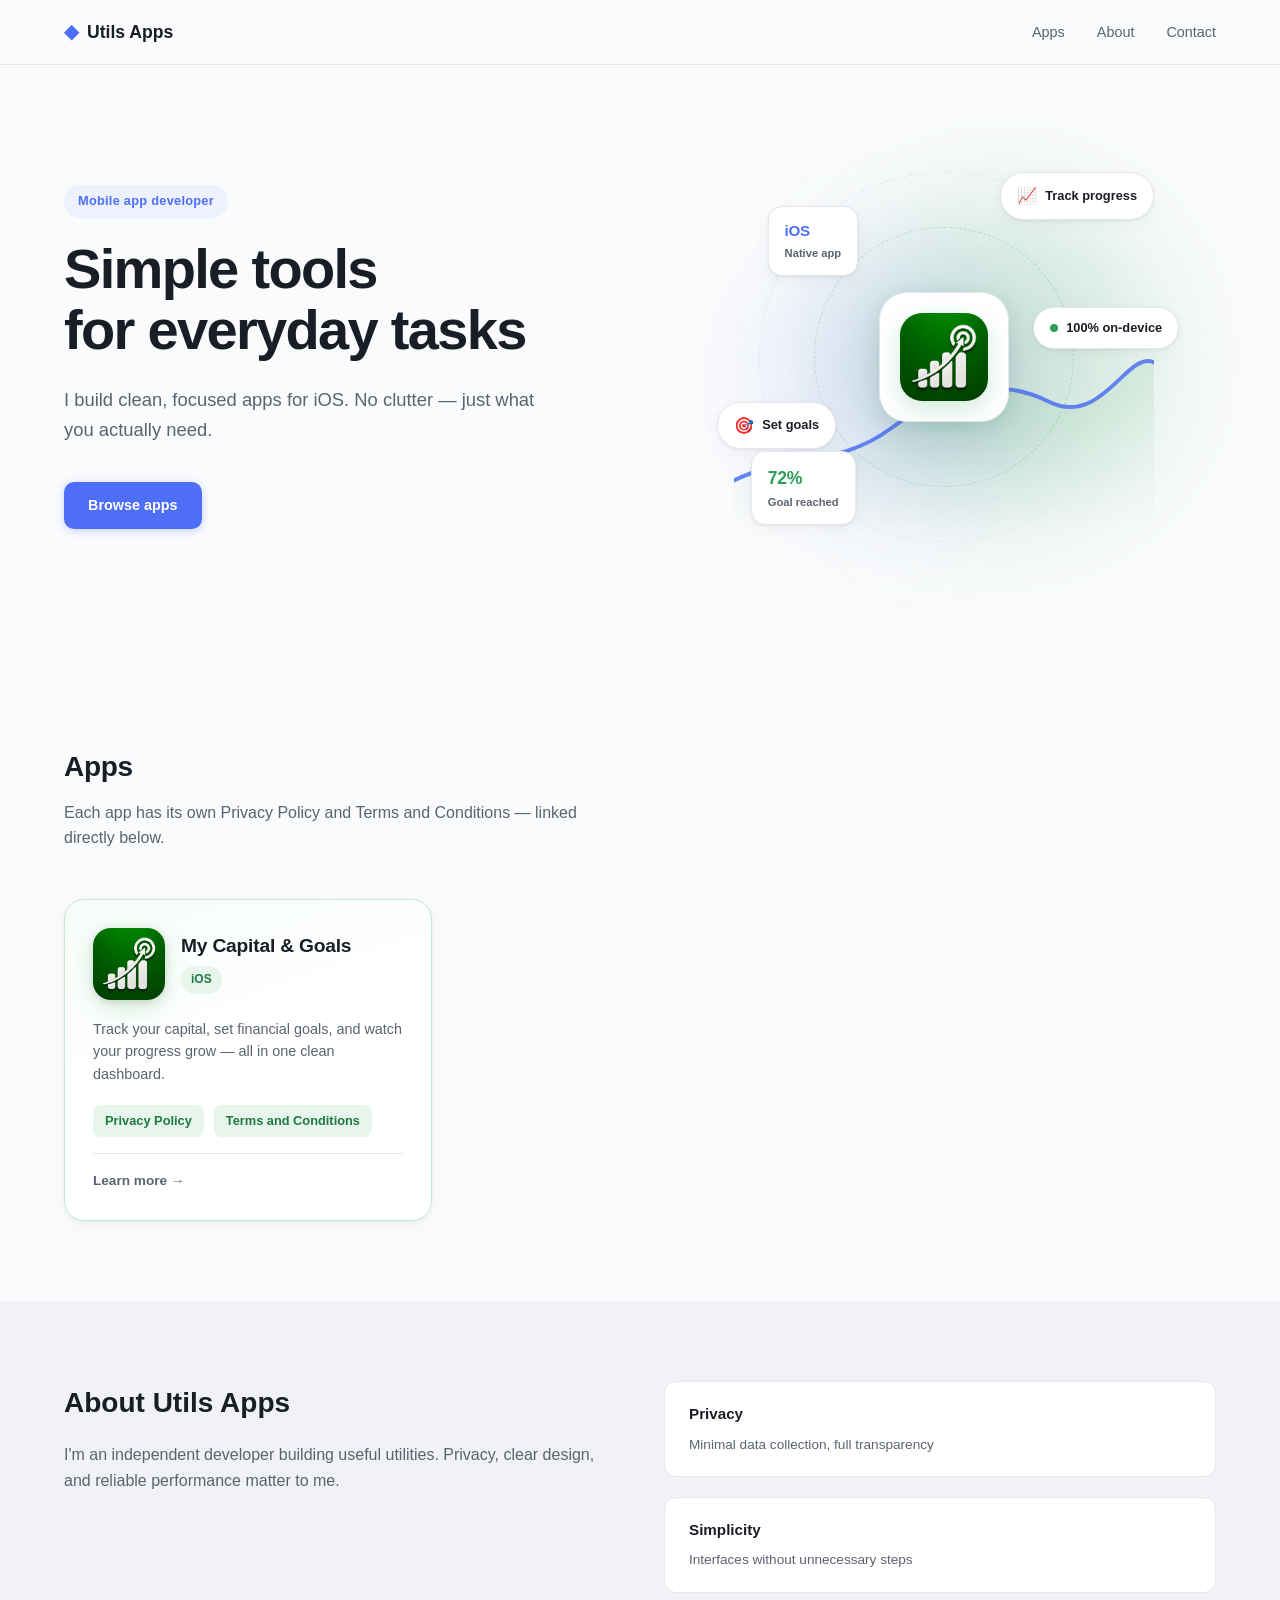
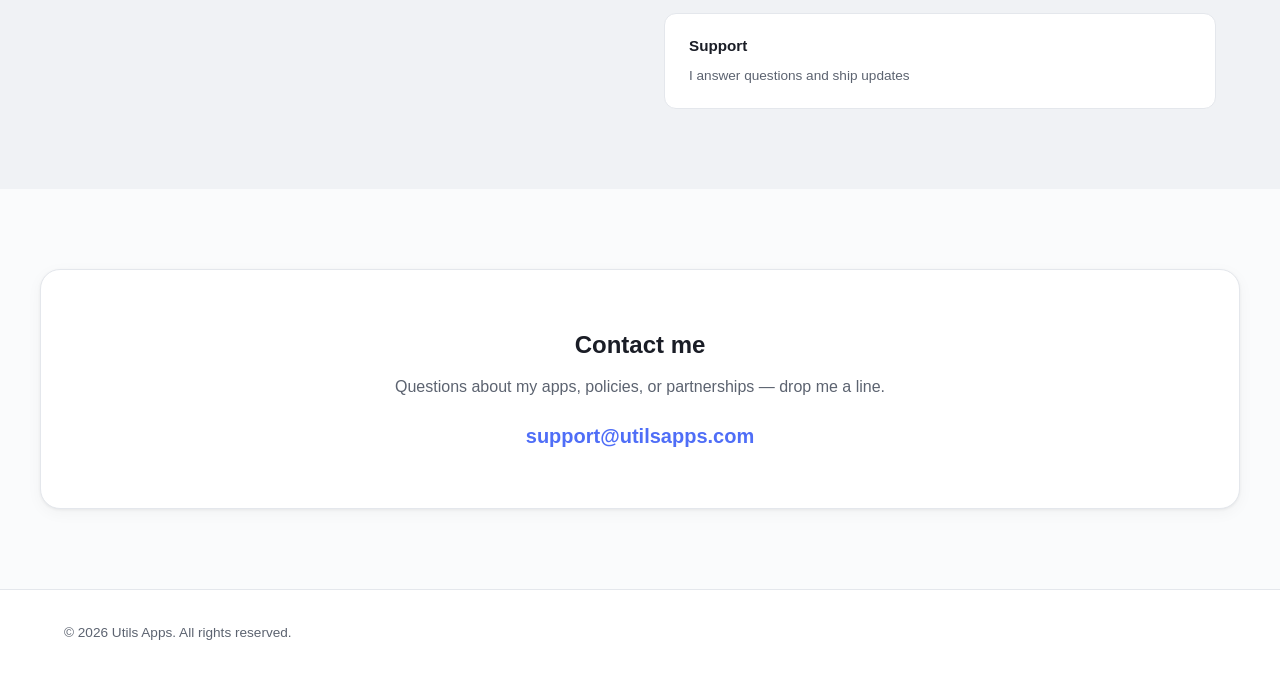
<file: index.html>
<!DOCTYPE html>
<html lang="en">
<head>
  <meta charset="UTF-8">
  <meta name="viewport" content="width=device-width, initial-scale=1.0, viewport-fit=cover">
  <meta name="description" content="Utils Apps — mobile apps for everyday tasks.">
  <title>Utils Apps — App Developer</title>
  <link rel="stylesheet" href="css/style.css">
  <link rel="icon" href="assets/favicon.svg" type="image/svg+xml">
</head>
<body>
  <header class="site-header">
    <nav class="nav container">
      <a href="index.html" class="logo">
        <span class="logo-icon">◆</span>
        <span>Utils Apps</span>
      </a>
      <ul class="nav-links">
        <li><a href="#apps">Apps</a></li>
        <li><a href="#about">About</a></li>
        <li><a href="#contact">Contact</a></li>
      </ul>
      <button class="nav-toggle" aria-label="Menu" aria-expanded="false">
        <span></span><span></span><span></span>
      </button>
    </nav>
  </header>

  <main>
    <section class="hero">
      <div class="container hero-layout">
        <div class="hero-content">
          <p class="hero-badge">Mobile app developer</p>
          <h1>Simple tools<br>for everyday tasks</h1>
          <p class="hero-lead">
            I build clean, focused apps for iOS.
            No clutter — just what you actually need.
          </p>
          <div class="hero-actions">
            <a href="#apps" class="btn btn-primary">Browse apps</a>
          </div>
        </div>

        <div class="hero-visual" aria-hidden="true">
          <div class="hero-glow hero-glow--green"></div>
          <div class="hero-glow hero-glow--blue"></div>

          <div class="hero-showcase">
            <svg class="hero-chart-svg" viewBox="0 0 320 160" fill="none">
              <path class="hero-chart-path" d="M0 120 C40 100, 80 110, 120 80 S200 40, 240 60 S300 20, 320 30" stroke="url(#chartGrad)" stroke-width="3" stroke-linecap="round"/>
              <path class="hero-chart-area" d="M0 120 C40 100, 80 110, 120 80 S200 40, 240 60 S300 20, 320 30 V160 H0 Z" fill="url(#areaGrad)"/>
              <defs>
                <linearGradient id="chartGrad" x1="0" y1="0" x2="320" y2="0">
                  <stop offset="0%" stop-color="#4f6ef7"/>
                  <stop offset="100%" stop-color="#2d9f5a"/>
                </linearGradient>
                <linearGradient id="areaGrad" x1="0" y1="0" x2="0" y2="1">
                  <stop offset="0%" stop-color="rgba(45,159,90,.12)"/>
                  <stop offset="100%" stop-color="rgba(45,159,90,0)"/>
                </linearGradient>
              </defs>
            </svg>

            <div class="hero-orbit-ring hero-orbit-ring--outer"></div>
            <div class="hero-orbit-ring hero-orbit-ring--inner"></div>

            <div class="hero-showcase-center">
              <img
                src="assets/my-capital-goals-icon.png"
                alt=""
                class="hero-showcase-icon"
                width="88"
                height="88"
              >
            </div>

            <div class="hero-chip hero-chip--1">
              <span class="hero-chip-icon">📈</span>
              <span>Track progress</span>
            </div>
            <div class="hero-chip hero-chip--2">
              <span class="hero-chip-icon">🎯</span>
              <span>Set goals</span>
            </div>
            <div class="hero-chip hero-chip--3">
              <span class="hero-chip-dot"></span>
              <span>100% on-device</span>
            </div>

            <div class="hero-metric hero-metric--1">
              <span class="hero-metric-value">72%</span>
              <span class="hero-metric-label">Goal reached</span>
            </div>
            <div class="hero-metric hero-metric--2">
              <span class="hero-metric-value">iOS</span>
              <span class="hero-metric-label">Native app</span>
            </div>
          </div>
        </div>
      </div>
    </section>

    <section id="apps" class="section">
      <div class="container">
        <div class="section-header">
          <h2>Apps</h2>
          <p>Each app has its own Privacy Policy and Terms and Conditions — linked directly below.</p>
        </div>
        <div class="apps-grid">
          <article class="app-card app-card--featured">
            <div class="app-card-top">
              <img
                src="assets/my-capital-goals-icon.png"
                alt="My Capital &amp; Goals app icon"
                class="app-card-icon-img"
                width="72"
                height="72"
              >
              <div class="app-card-head">
                <h3>My Capital &amp; Goals</h3>
                <span class="tag tag--ios">iOS</span>
              </div>
            </div>
            <p class="app-card-desc">
              Track your capital, set financial goals, and watch your progress grow — all in one clean dashboard.
            </p>
            <div class="app-card-legal">
              <a href="apps/my-capital-goals/privacy.html" class="legal-link legal-link--green">Privacy Policy</a>
              <a href="apps/my-capital-goals/terms.html" class="legal-link legal-link--green">Terms and Conditions</a>
            </div>
            <a href="apps/my-capital-goals/index.html" class="app-card-more">Learn more →</a>
          </article>
        </div>
      </div>
    </section>

    <section id="about" class="section section-alt">
      <div class="container about-grid">
        <div>
          <h2>About Utils Apps</h2>
          <p>
            I'm an independent developer building useful utilities.
            Privacy, clear design, and reliable performance matter to me.
          </p>
        </div>
        <ul class="about-features">
          <li>
            <strong>Privacy</strong>
            <span>Minimal data collection, full transparency</span>
          </li>
          <li>
            <strong>Simplicity</strong>
            <span>Interfaces without unnecessary steps</span>
          </li>
          <li>
            <strong>Support</strong>
            <span>I answer questions and ship updates</span>
          </li>
        </ul>
      </div>
    </section>

    <section id="contact" class="section">
      <div class="container contact-box">
        <h2>Contact me</h2>
        <p>Questions about my apps, policies, or partnerships — drop me a line.</p>
        <a href="mailto:support@utilsapps.com" class="contact-email">support@utilsapps.com</a>
      </div>
    </section>
  </main>

  <footer class="site-footer">
    <div class="container footer-inner">
      <p>© <span id="year"></span> Utils Apps. All rights reserved.</p>
    </div>
  </footer>

  <script src="js/main.js"></script>
</body>
</html>
</file>
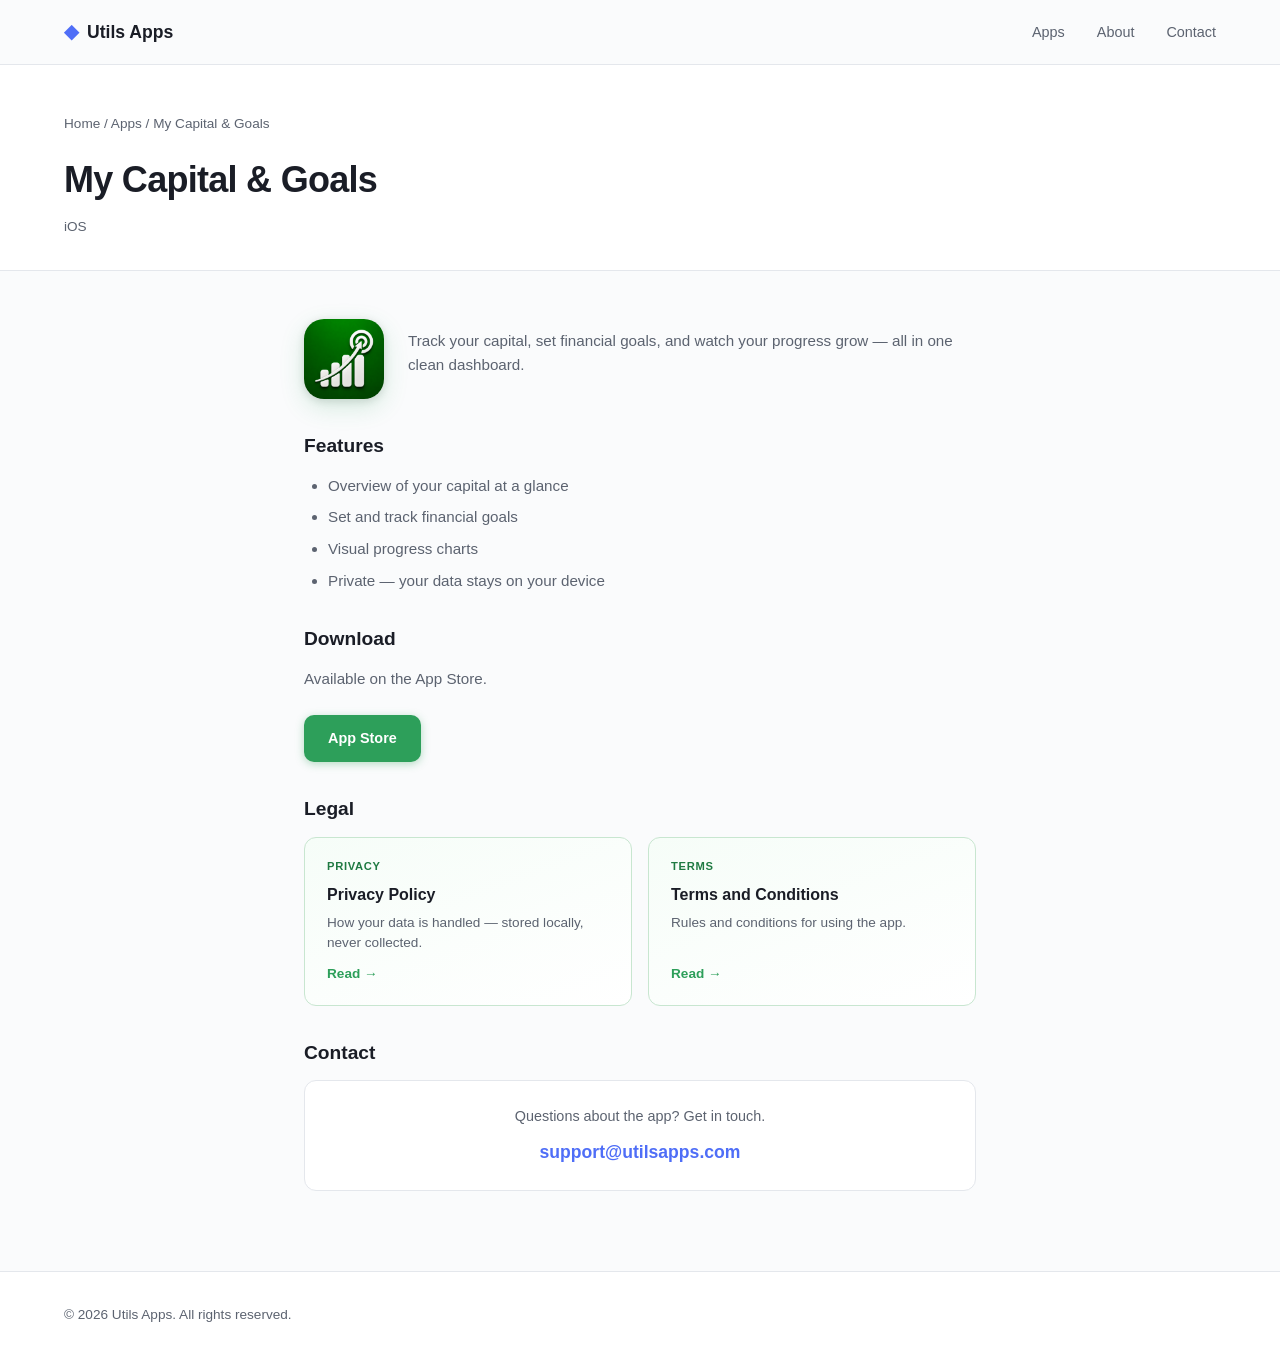
<file: apps/my-capital-goals/index.html>
<!DOCTYPE html>
<html lang="en">
<head>
  <meta charset="UTF-8">
  <meta name="viewport" content="width=device-width, initial-scale=1.0, viewport-fit=cover">
  <meta name="description" content="My Capital & Goals — track your finances and reach your targets.">
  <title>My Capital & Goals — Utils Apps</title>
  <link rel="stylesheet" href="../../css/style.css">
  <link rel="icon" href="../../assets/my-capital-goals-icon.png" type="image/png">
</head>
<body>
  <header class="site-header">
    <nav class="nav container">
      <a href="../../index.html" class="logo">
        <span class="logo-icon">◆</span>
        <span>Utils Apps</span>
      </a>
      <ul class="nav-links">
        <li><a href="../../index.html#apps">Apps</a></li>
        <li><a href="../../index.html#about">About</a></li>
        <li><a href="../../index.html#contact">Contact</a></li>
      </ul>
      <button class="nav-toggle" aria-label="Menu" aria-expanded="false">
        <span></span><span></span><span></span>
      </button>
    </nav>
  </header>

  <div class="page-hero">
    <div class="container">
      <p class="breadcrumb">
        <a href="../../index.html">Home</a> / <a href="../../index.html#apps">Apps</a> / My Capital &amp; Goals
      </p>
      <h1>My Capital &amp; Goals</h1>
      <p class="meta">iOS</p>
    </div>
  </div>

  <main class="app-detail">
    <div class="app-detail-hero">
      <img
        src="../../assets/my-capital-goals-icon.png"
        alt="My Capital &amp; Goals app icon"
        class="app-detail-icon-img"
        width="80"
        height="80"
      >
      <div>
        <p>Track your capital, set financial goals, and watch your progress grow — all in one clean dashboard.</p>
      </div>
    </div>

    <h2>Features</h2>
    <ul>
      <li>Overview of your capital at a glance</li>
      <li>Set and track financial goals</li>
      <li>Visual progress charts</li>
      <li>Private — your data stays on your device</li>
    </ul>

    <h2>Download</h2>
    <p>Available on the App Store.</p>
    <div class="app-detail-links">
      <a href="#" class="btn btn-primary btn--green">App Store</a>
    </div>

    <h2>Legal</h2>
    <div class="app-legal-cards">
      <a href="privacy.html" class="app-legal-card">
        <span class="app-legal-card-label">Privacy</span>
        <span class="app-legal-card-title">Privacy Policy</span>
        <span class="app-legal-card-desc">How your data is handled — stored locally, never collected.</span>
        <span class="app-legal-card-arrow">Read →</span>
      </a>
      <a href="terms.html" class="app-legal-card">
        <span class="app-legal-card-label">Terms</span>
        <span class="app-legal-card-title">Terms and Conditions</span>
        <span class="app-legal-card-desc">Rules and conditions for using the app.</span>
        <span class="app-legal-card-arrow">Read →</span>
      </a>
    </div>
        <h2>Contact</h2>
    <div class="app-contact">
      <p>Questions about the app? Get in touch.</p>
      <a href="mailto:support@utilsapps.com" class="app-contact-email">support@utilsapps.com</a>
    </div>
  </main>

  <footer class="site-footer">
    <div class="container footer-inner">
      <p>© <span id="year"></span> Utils Apps. All rights reserved.</p>
    </div>
  </footer>

  <script src="../../js/main.js"></script>
</body>
</html>
</file>
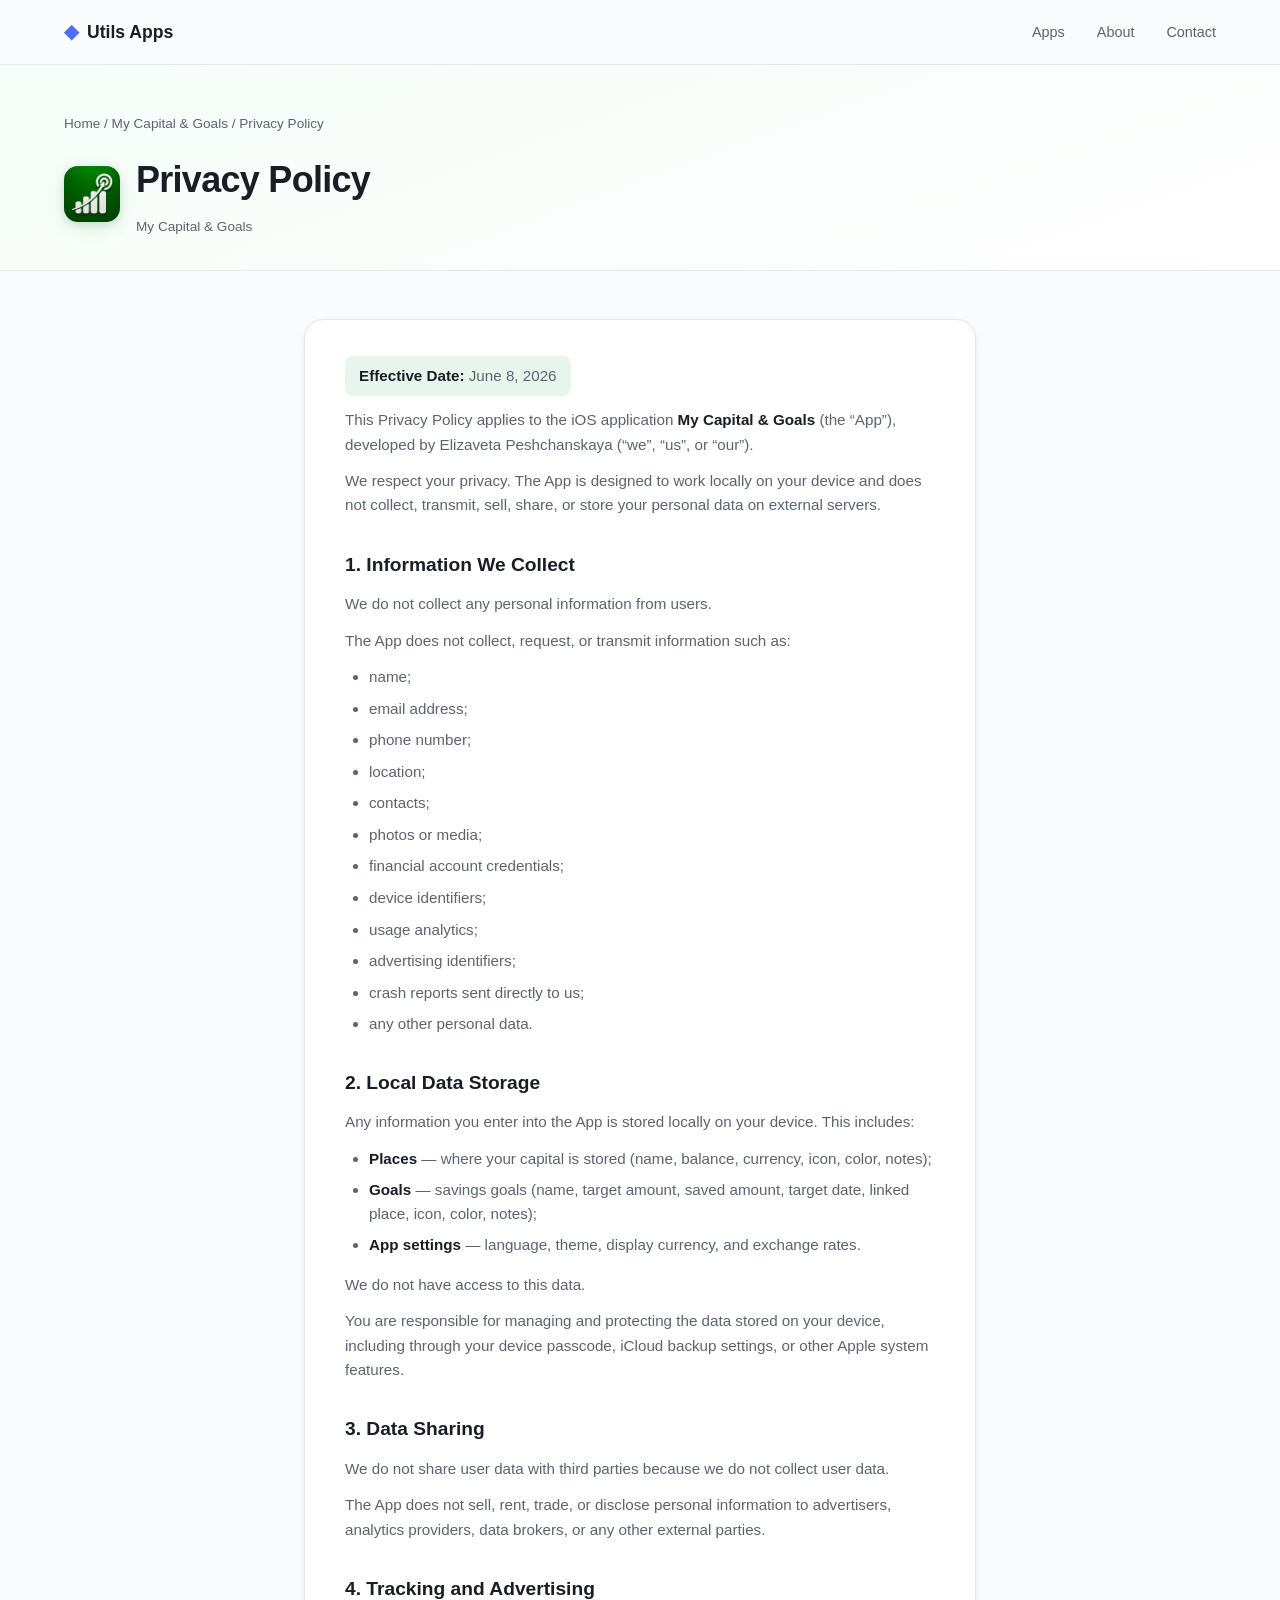
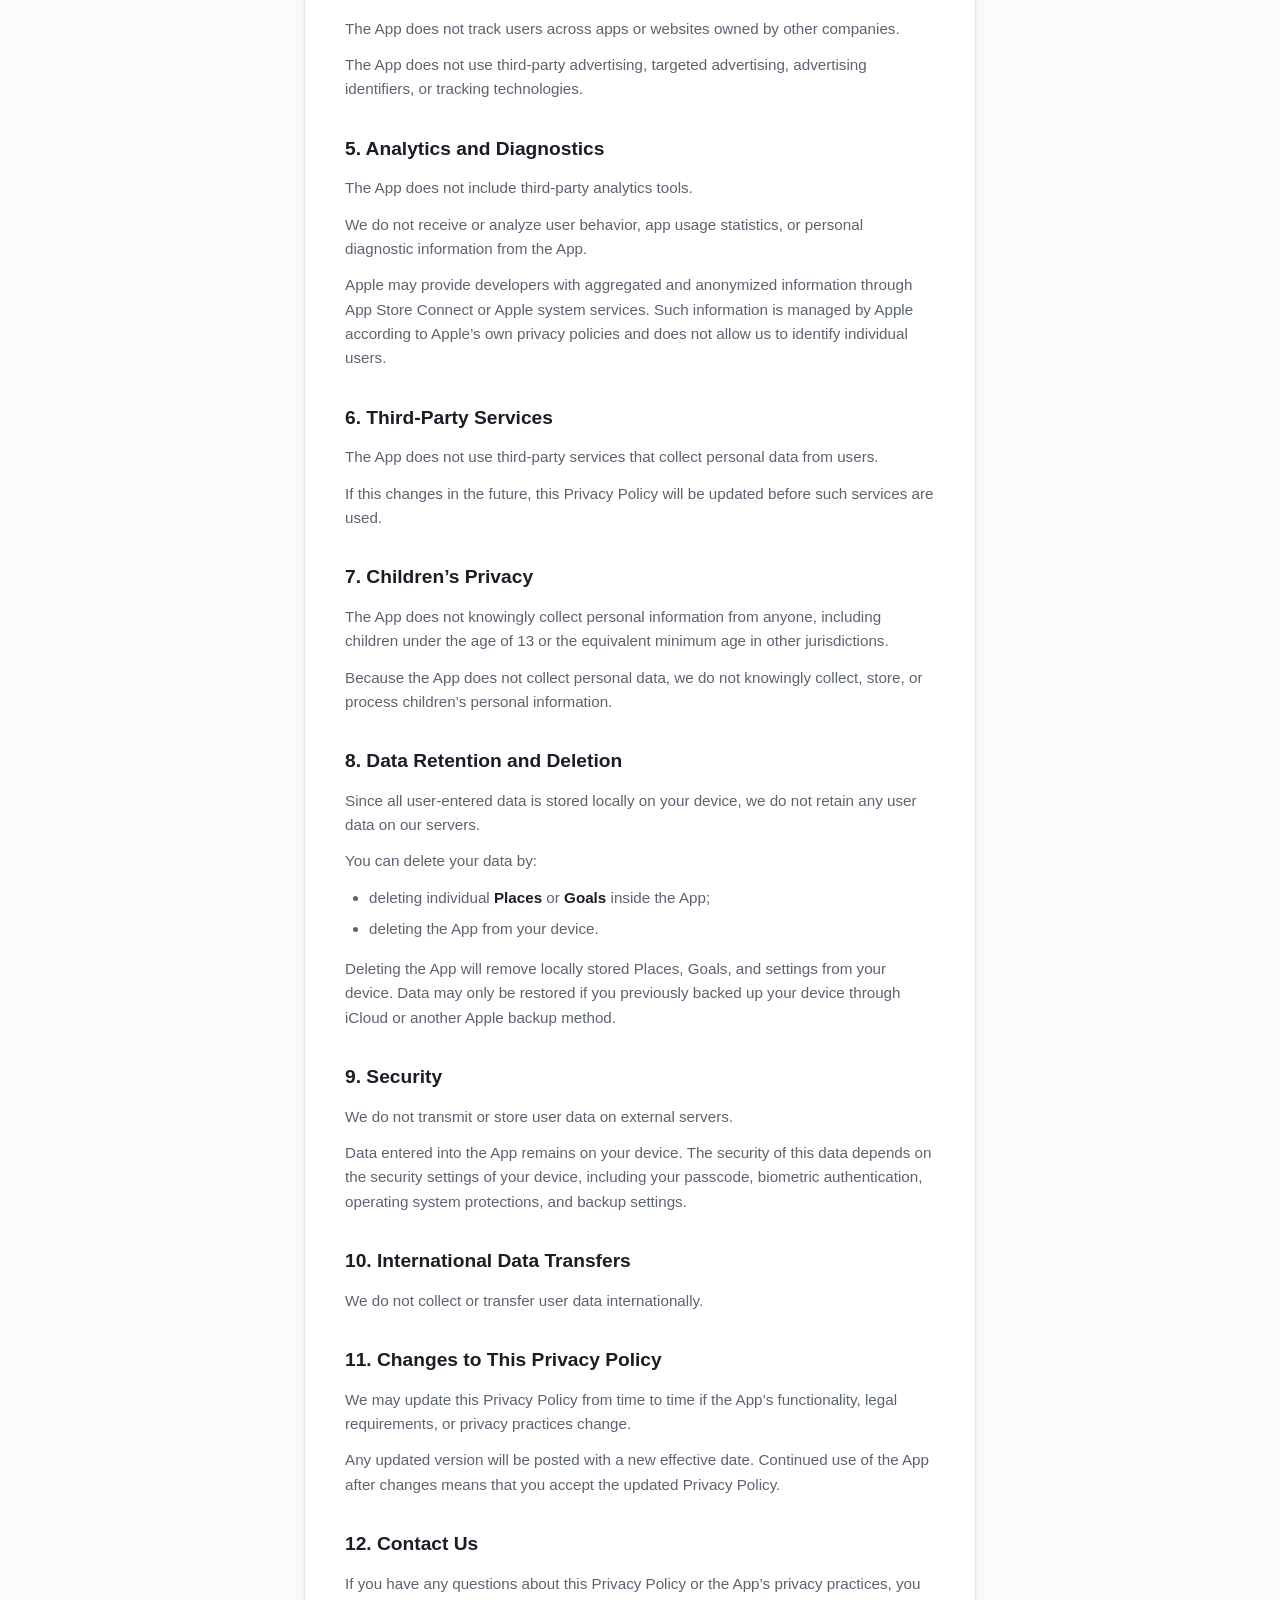
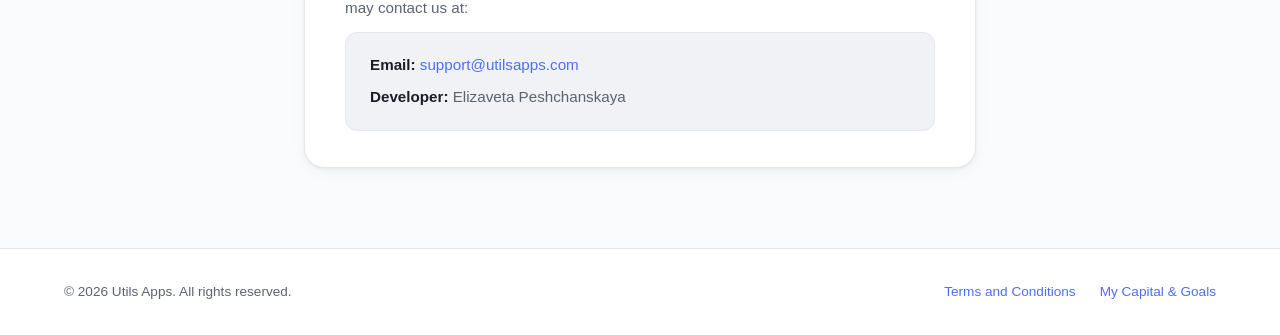
<file: apps/my-capital-goals/privacy.html>
<!DOCTYPE html>
<html lang="en">
<head>
  <meta charset="UTF-8">
  <meta name="viewport" content="width=device-width, initial-scale=1.0, viewport-fit=cover">
  <meta name="description" content="Privacy Policy — My Capital & Goals">
  <title>Privacy Policy — My Capital & Goals</title>
  <link rel="stylesheet" href="../../css/style.css">
  <link rel="icon" href="../../assets/my-capital-goals-icon.png" type="image/png">
</head>
<body>
  <header class="site-header">
    <nav class="nav container">
      <a href="../../index.html" class="logo">
        <span class="logo-icon">◆</span>
        <span>Utils Apps</span>
      </a>
      <ul class="nav-links">
        <li><a href="../../index.html#apps">Apps</a></li>
        <li><a href="../../index.html#about">About</a></li>
        <li><a href="../../index.html#contact">Contact</a></li>
      </ul>
      <button class="nav-toggle" aria-label="Menu" aria-expanded="false">
        <span></span><span></span><span></span>
      </button>
    </nav>
  </header>

  <div class="page-hero page-hero--green">
    <div class="container">
      <p class="breadcrumb">
        <a href="../../index.html">Home</a> /
        <a href="index.html">My Capital &amp; Goals</a> /
        Privacy Policy
      </p>
      <div class="page-hero-app">
        <img
          src="../../assets/my-capital-goals-icon.png"
          alt="My Capital &amp; Goals app icon"
          class="page-hero-icon"
          width="56"
          height="56"
        >
        <div>
          <h1>Privacy Policy</h1>
          <p class="meta">My Capital &amp; Goals</p>
        </div>
      </div>
    </div>
  </div>

  <main class="legal-content">
    <article class="legal-document">
      <p class="legal-effective"><strong>Effective Date:</strong> June 8, 2026</p>

      <p>
        This Privacy Policy applies to the iOS application <strong>My Capital &amp; Goals</strong> (the “App”), developed by Elizaveta Peshchanskaya (“we”, “us”, or “our”).
      </p>

      <p>
        We respect your privacy. The App is designed to work locally on your device and does not collect, transmit, sell, share, or store your personal data on external servers.
      </p>

      <h2>1. Information We Collect</h2>
      <p>We do not collect any personal information from users.</p>
      <p>The App does not collect, request, or transmit information such as:</p>
      <ul>
        <li>name;</li>
        <li>email address;</li>
        <li>phone number;</li>
        <li>location;</li>
        <li>contacts;</li>
        <li>photos or media;</li>
        <li>financial account credentials;</li>
        <li>device identifiers;</li>
        <li>usage analytics;</li>
        <li>advertising identifiers;</li>
        <li>crash reports sent directly to us;</li>
        <li>any other personal data.</li>
      </ul>

      <h2>2. Local Data Storage</h2>
      <p>Any information you enter into the App is stored locally on your device. This includes:</p>
      <ul>
        <li><strong>Places</strong> — where your capital is stored (name, balance, currency, icon, color, notes);</li>
        <li><strong>Goals</strong> — savings goals (name, target amount, saved amount, target date, linked place, icon, color, notes);</li>
        <li><strong>App settings</strong> — language, theme, display currency, and exchange rates.</li>
      </ul>
      <p>We do not have access to this data.</p>
      <p>
        You are responsible for managing and protecting the data stored on your device, including through your device passcode, iCloud backup settings, or other Apple system features.
      </p>

      <h2>3. Data Sharing</h2>
      <p>We do not share user data with third parties because we do not collect user data.</p>
      <p>
        The App does not sell, rent, trade, or disclose personal information to advertisers, analytics providers, data brokers, or any other external parties.
      </p>

      <h2>4. Tracking and Advertising</h2>
      <p>The App does not track users across apps or websites owned by other companies.</p>
      <p>
        The App does not use third-party advertising, targeted advertising, advertising identifiers, or tracking technologies.
      </p>

      <h2>5. Analytics and Diagnostics</h2>
      <p>The App does not include third-party analytics tools.</p>
      <p>We do not receive or analyze user behavior, app usage statistics, or personal diagnostic information from the App.</p>
      <p>
        Apple may provide developers with aggregated and anonymized information through App Store Connect or Apple system services. Such information is managed by Apple according to Apple’s own privacy policies and does not allow us to identify individual users.
      </p>

      <h2>6. Third-Party Services</h2>
      <p>The App does not use third-party services that collect personal data from users.</p>
      <p>If this changes in the future, this Privacy Policy will be updated before such services are used.</p>

      <h2>7. Children’s Privacy</h2>
      <p>
        The App does not knowingly collect personal information from anyone, including children under the age of 13 or the equivalent minimum age in other jurisdictions.
      </p>
      <p>
        Because the App does not collect personal data, we do not knowingly collect, store, or process children’s personal information.
      </p>

      <h2>8. Data Retention and Deletion</h2>
      <p>
        Since all user-entered data is stored locally on your device, we do not retain any user data on our servers.
      </p>
      <p>You can delete your data by:</p>
      <ul>
        <li>deleting individual <strong>Places</strong> or <strong>Goals</strong> inside the App;</li>
        <li>deleting the App from your device.</li>
      </ul>
      <p>
        Deleting the App will remove locally stored Places, Goals, and settings from your device. Data may only be restored if you previously backed up your device through iCloud or another Apple backup method.
      </p>

      <h2>9. Security</h2>
      <p>We do not transmit or store user data on external servers.</p>
      <p>
        Data entered into the App remains on your device. The security of this data depends on the security settings of your device, including your passcode, biometric authentication, operating system protections, and backup settings.
      </p>

      <h2>10. International Data Transfers</h2>
      <p>We do not collect or transfer user data internationally.</p>

      <h2>11. Changes to This Privacy Policy</h2>
      <p>
        We may update this Privacy Policy from time to time if the App’s functionality, legal requirements, or privacy practices change.
      </p>
      <p>
        Any updated version will be posted with a new effective date. Continued use of the App after changes means that you accept the updated Privacy Policy.
      </p>

      <h2>12. Contact Us</h2>
      <p>If you have any questions about this Privacy Policy or the App’s privacy practices, you may contact us at:</p>

      <div class="legal-contact">
        <p><strong>Email:</strong> <a href="mailto:support@utilsapps.com">support@utilsapps.com</a></p>
        <p><strong>Developer:</strong> Elizaveta Peshchanskaya</p>
      </div>
    </article>
  </main>

  <footer class="site-footer">
    <div class="container footer-inner">
      <p>© <span id="year"></span> Utils Apps. All rights reserved.</p>
      <nav class="footer-links">
        <a href="terms.html">Terms and Conditions</a>
        <a href="index.html">My Capital &amp; Goals</a>
      </nav>
    </div>
  </footer>

  <script src="../../js/main.js"></script>
</body>
</html>
</file>
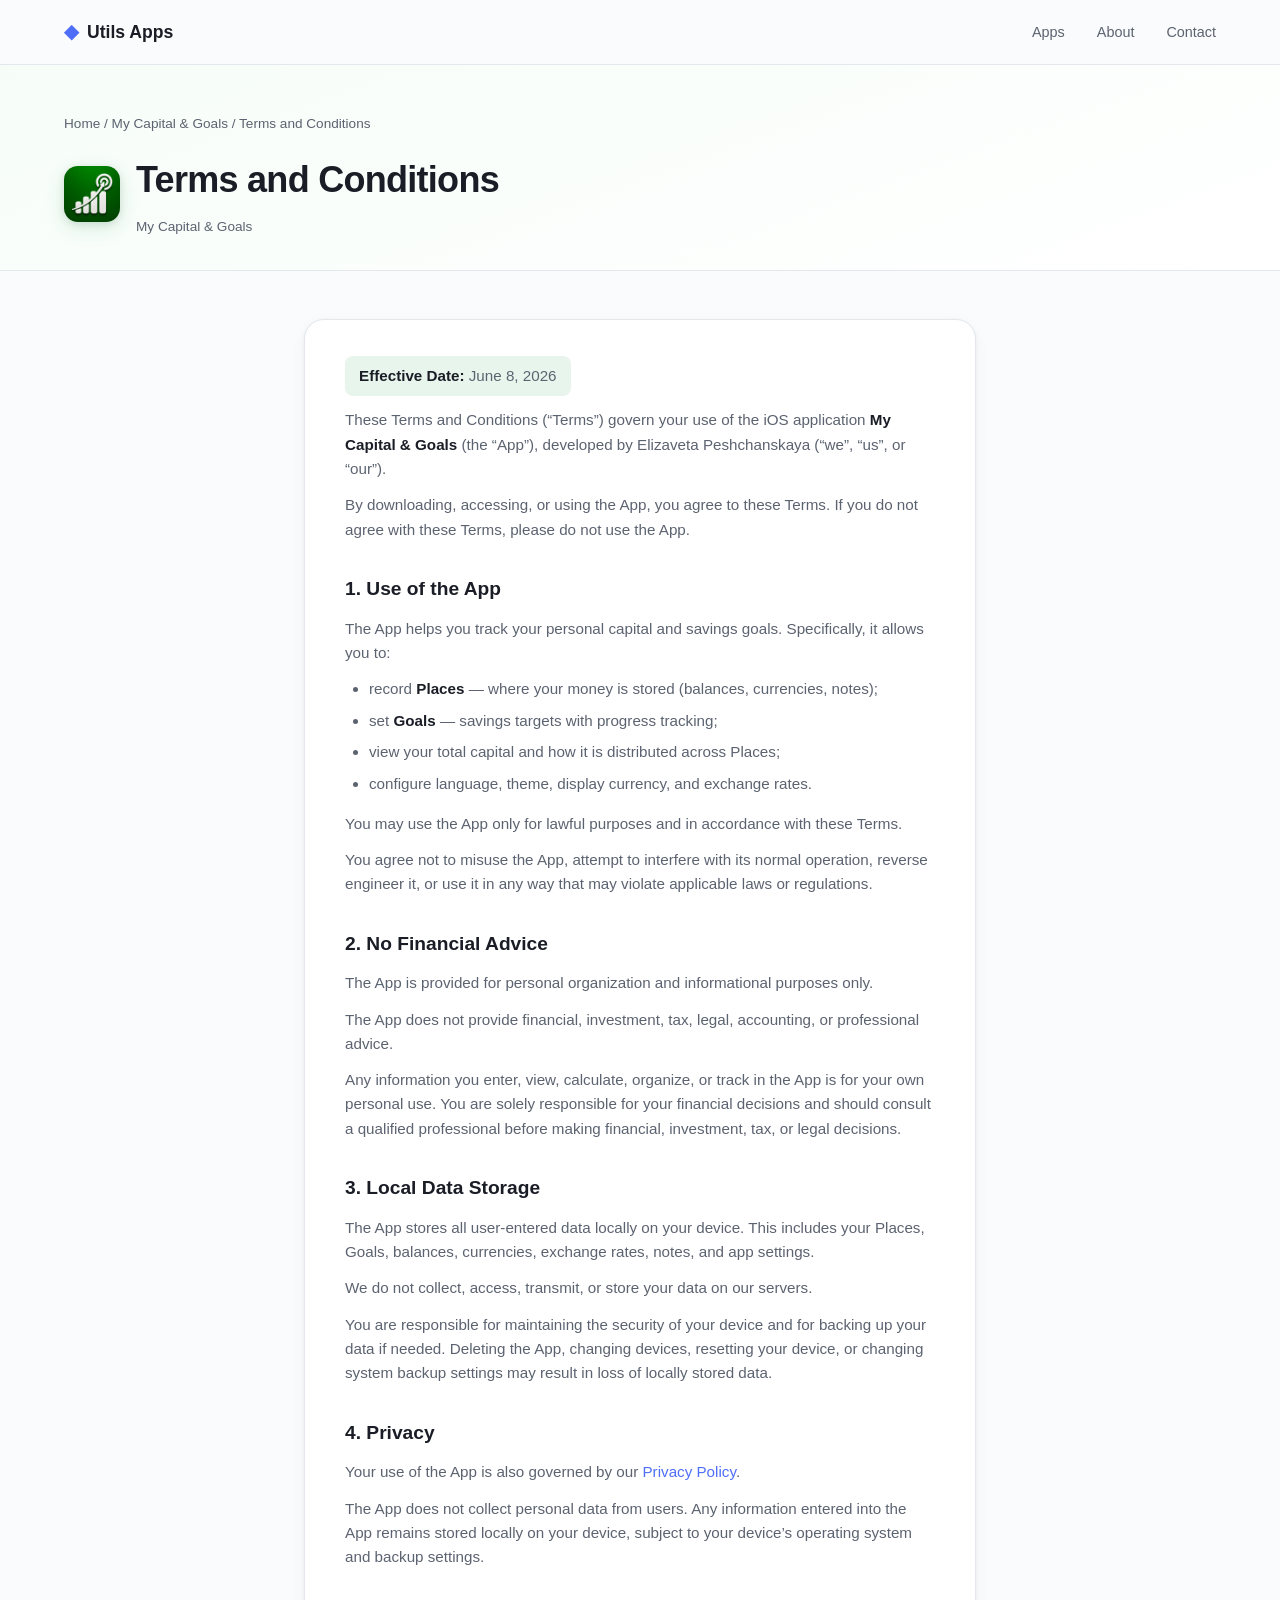
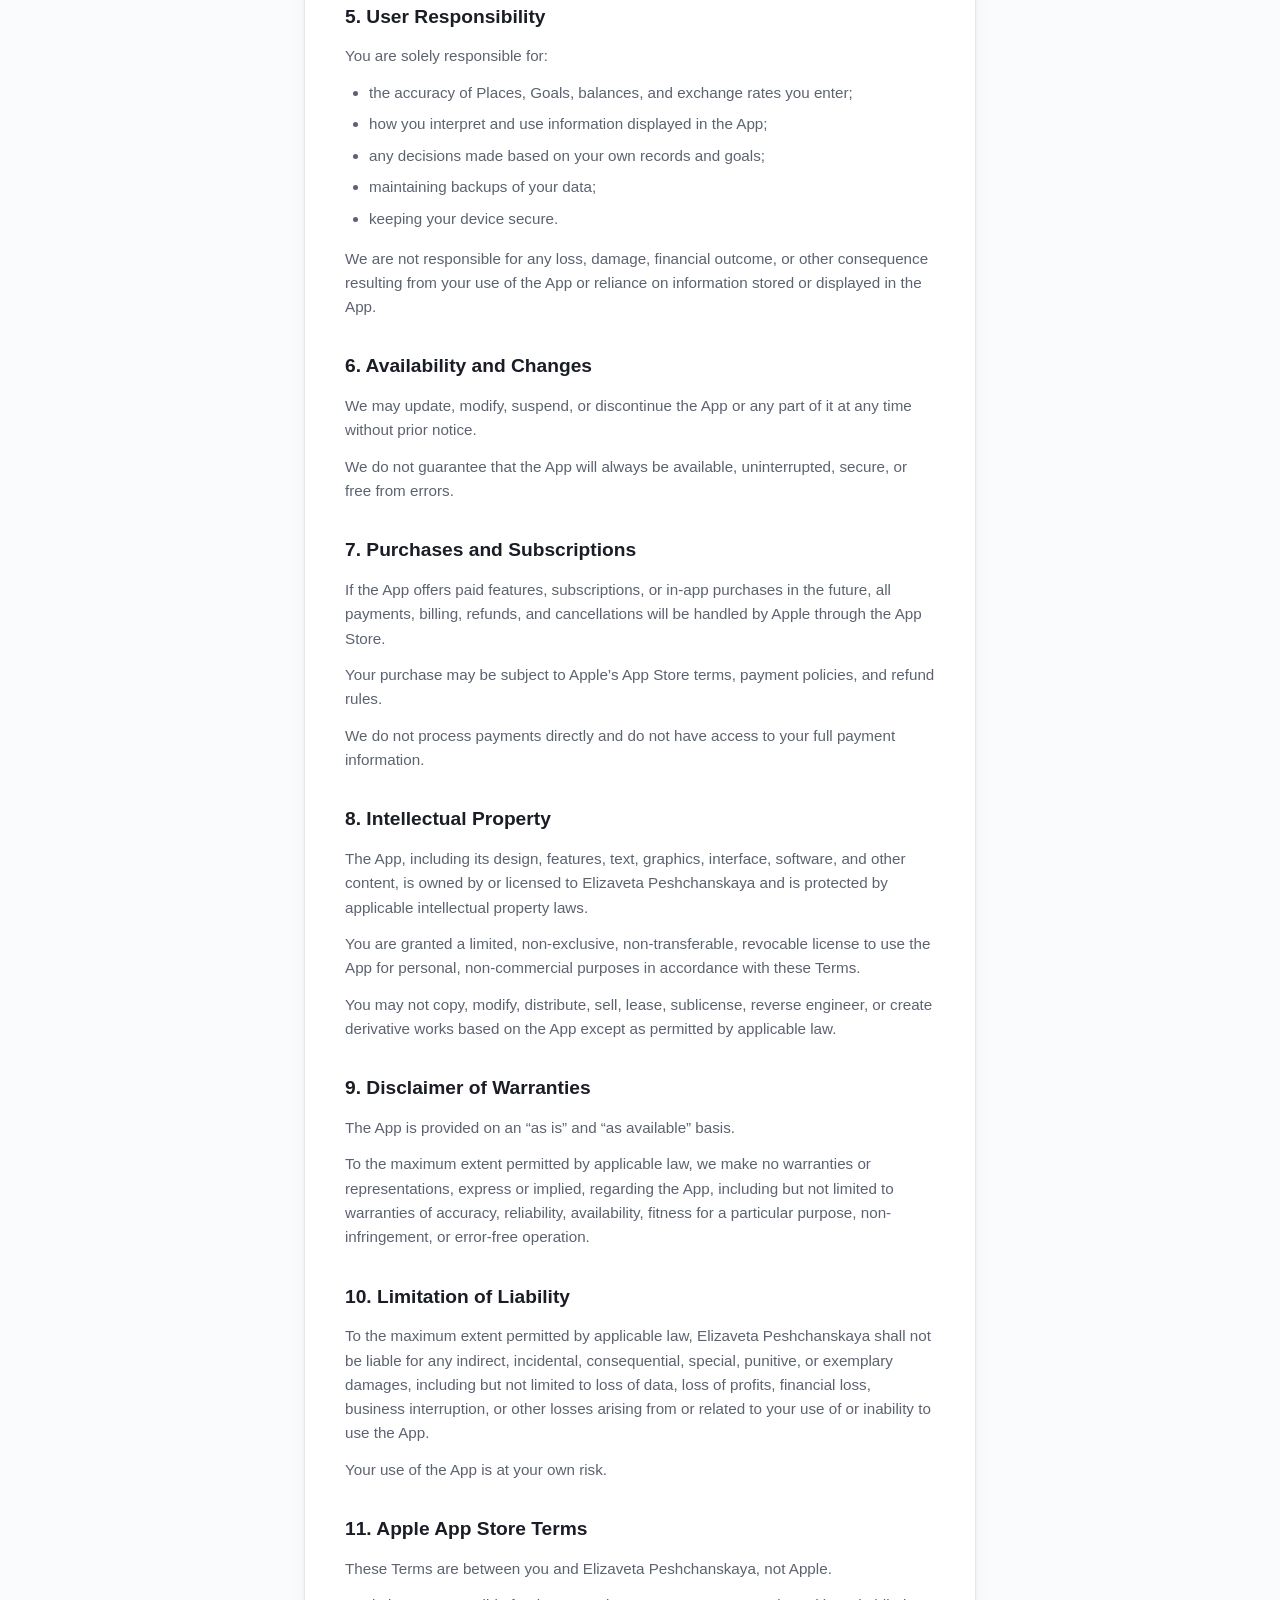
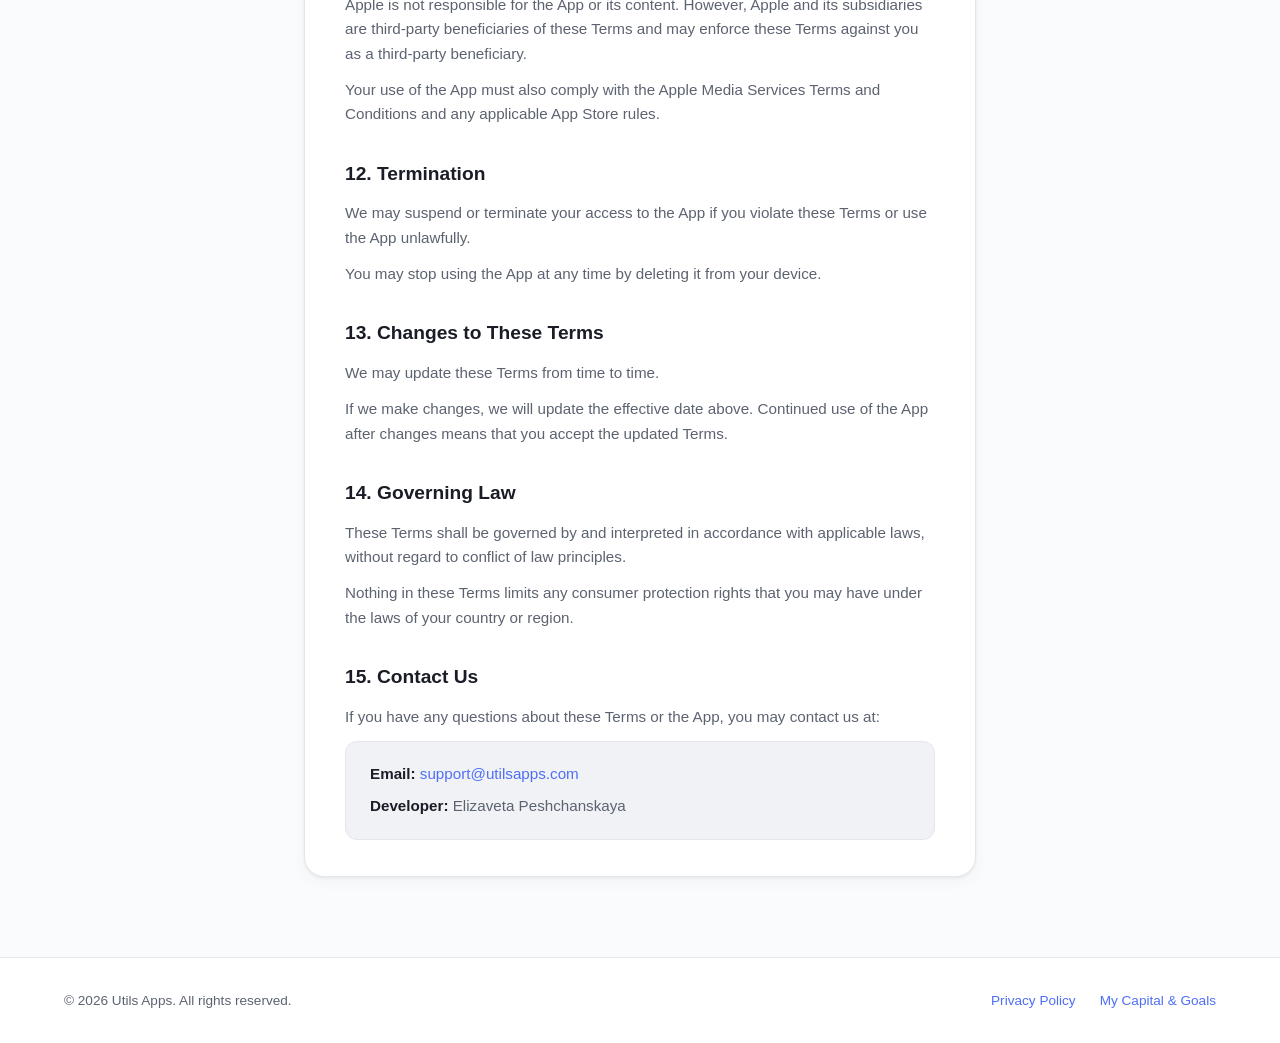
<file: apps/my-capital-goals/terms.html>
<!DOCTYPE html>
<html lang="en">
<head>
  <meta charset="UTF-8">
  <meta name="viewport" content="width=device-width, initial-scale=1.0, viewport-fit=cover">
  <meta name="description" content="Terms and Conditions — My Capital & Goals">
  <title>Terms and Conditions — My Capital & Goals</title>
  <link rel="stylesheet" href="../../css/style.css">
  <link rel="icon" href="../../assets/my-capital-goals-icon.png" type="image/png">
</head>
<body>
  <header class="site-header">
    <nav class="nav container">
      <a href="../../index.html" class="logo">
        <span class="logo-icon">◆</span>
        <span>Utils Apps</span>
      </a>
      <ul class="nav-links">
        <li><a href="../../index.html#apps">Apps</a></li>
        <li><a href="../../index.html#about">About</a></li>
        <li><a href="../../index.html#contact">Contact</a></li>
      </ul>
      <button class="nav-toggle" aria-label="Menu" aria-expanded="false">
        <span></span><span></span><span></span>
      </button>
    </nav>
  </header>

  <div class="page-hero page-hero--green">
    <div class="container">
      <p class="breadcrumb">
        <a href="../../index.html">Home</a> /
        <a href="index.html">My Capital &amp; Goals</a> /
        Terms and Conditions
      </p>
      <div class="page-hero-app">
        <img
          src="../../assets/my-capital-goals-icon.png"
          alt="My Capital &amp; Goals app icon"
          class="page-hero-icon"
          width="56"
          height="56"
        >
        <div>
          <h1>Terms and Conditions</h1>
          <p class="meta">My Capital &amp; Goals</p>
        </div>
      </div>
    </div>
  </div>

  <main class="legal-content">
    <article class="legal-document">
      <p class="legal-effective"><strong>Effective Date:</strong> June 8, 2026</p>

      <p>
        These Terms and Conditions (“Terms”) govern your use of the iOS application <strong>My Capital &amp; Goals</strong> (the “App”), developed by Elizaveta Peshchanskaya (“we”, “us”, or “our”).
      </p>

      <p>
        By downloading, accessing, or using the App, you agree to these Terms. If you do not agree with these Terms, please do not use the App.
      </p>

      <h2>1. Use of the App</h2>
      <p>The App helps you track your personal capital and savings goals. Specifically, it allows you to:</p>
      <ul>
        <li>record <strong>Places</strong> — where your money is stored (balances, currencies, notes);</li>
        <li>set <strong>Goals</strong> — savings targets with progress tracking;</li>
        <li>view your total capital and how it is distributed across Places;</li>
        <li>configure language, theme, display currency, and exchange rates.</li>
      </ul>
      <p>You may use the App only for lawful purposes and in accordance with these Terms.</p>
      <p>
        You agree not to misuse the App, attempt to interfere with its normal operation, reverse engineer it, or use it in any way that may violate applicable laws or regulations.
      </p>

      <h2>2. No Financial Advice</h2>
      <p>The App is provided for personal organization and informational purposes only.</p>
      <p>
        The App does not provide financial, investment, tax, legal, accounting, or professional advice.
      </p>
      <p>
        Any information you enter, view, calculate, organize, or track in the App is for your own personal use. You are solely responsible for your financial decisions and should consult a qualified professional before making financial, investment, tax, or legal decisions.
      </p>

      <h2>3. Local Data Storage</h2>
      <p>The App stores all user-entered data locally on your device. This includes your Places, Goals, balances, currencies, exchange rates, notes, and app settings.</p>
      <p>We do not collect, access, transmit, or store your data on our servers.</p>
      <p>
        You are responsible for maintaining the security of your device and for backing up your data if needed. Deleting the App, changing devices, resetting your device, or changing system backup settings may result in loss of locally stored data.
      </p>

      <h2>4. Privacy</h2>
      <p>Your use of the App is also governed by our <a href="privacy.html">Privacy Policy</a>.</p>
      <p>
        The App does not collect personal data from users. Any information entered into the App remains stored locally on your device, subject to your device’s operating system and backup settings.
      </p>

      <h2>5. User Responsibility</h2>
      <p>You are solely responsible for:</p>
      <ul>
        <li>the accuracy of Places, Goals, balances, and exchange rates you enter;</li>
        <li>how you interpret and use information displayed in the App;</li>
        <li>any decisions made based on your own records and goals;</li>
        <li>maintaining backups of your data;</li>
        <li>keeping your device secure.</li>
      </ul>
      <p>
        We are not responsible for any loss, damage, financial outcome, or other consequence resulting from your use of the App or reliance on information stored or displayed in the App.
      </p>

      <h2>6. Availability and Changes</h2>
      <p>
        We may update, modify, suspend, or discontinue the App or any part of it at any time without prior notice.
      </p>
      <p>
        We do not guarantee that the App will always be available, uninterrupted, secure, or free from errors.
      </p>

      <h2>7. Purchases and Subscriptions</h2>
      <p>
        If the App offers paid features, subscriptions, or in-app purchases in the future, all payments, billing, refunds, and cancellations will be handled by Apple through the App Store.
      </p>
      <p>
        Your purchase may be subject to Apple’s App Store terms, payment policies, and refund rules.
      </p>
      <p>We do not process payments directly and do not have access to your full payment information.</p>

      <h2>8. Intellectual Property</h2>
      <p>
        The App, including its design, features, text, graphics, interface, software, and other content, is owned by or licensed to Elizaveta Peshchanskaya and is protected by applicable intellectual property laws.
      </p>
      <p>
        You are granted a limited, non-exclusive, non-transferable, revocable license to use the App for personal, non-commercial purposes in accordance with these Terms.
      </p>
      <p>
        You may not copy, modify, distribute, sell, lease, sublicense, reverse engineer, or create derivative works based on the App except as permitted by applicable law.
      </p>

      <h2>9. Disclaimer of Warranties</h2>
      <p>The App is provided on an “as is” and “as available” basis.</p>
      <p>
        To the maximum extent permitted by applicable law, we make no warranties or representations, express or implied, regarding the App, including but not limited to warranties of accuracy, reliability, availability, fitness for a particular purpose, non-infringement, or error-free operation.
      </p>

      <h2>10. Limitation of Liability</h2>
      <p>
        To the maximum extent permitted by applicable law, Elizaveta Peshchanskaya shall not be liable for any indirect, incidental, consequential, special, punitive, or exemplary damages, including but not limited to loss of data, loss of profits, financial loss, business interruption, or other losses arising from or related to your use of or inability to use the App.
      </p>
      <p>Your use of the App is at your own risk.</p>

      <h2>11. Apple App Store Terms</h2>
      <p>
        These Terms are between you and Elizaveta Peshchanskaya, not Apple.
      </p>
      <p>
        Apple is not responsible for the App or its content. However, Apple and its subsidiaries are third-party beneficiaries of these Terms and may enforce these Terms against you as a third-party beneficiary.
      </p>
      <p>
        Your use of the App must also comply with the Apple Media Services Terms and Conditions and any applicable App Store rules.
      </p>

      <h2>12. Termination</h2>
      <p>
        We may suspend or terminate your access to the App if you violate these Terms or use the App unlawfully.
      </p>
      <p>You may stop using the App at any time by deleting it from your device.</p>

      <h2>13. Changes to These Terms</h2>
      <p>We may update these Terms from time to time.</p>
      <p>
        If we make changes, we will update the effective date above. Continued use of the App after changes means that you accept the updated Terms.
      </p>

      <h2>14. Governing Law</h2>
      <p>
        These Terms shall be governed by and interpreted in accordance with applicable laws, without regard to conflict of law principles.
      </p>
      <p>
        Nothing in these Terms limits any consumer protection rights that you may have under the laws of your country or region.
      </p>

      <h2>15. Contact Us</h2>
      <p>If you have any questions about these Terms or the App, you may contact us at:</p>

      <div class="legal-contact">
        <p><strong>Email:</strong> <a href="mailto:support@utilsapps.com">support@utilsapps.com</a></p>
        <p><strong>Developer:</strong> Elizaveta Peshchanskaya</p>
      </div>
    </article>
  </main>

  <footer class="site-footer">
    <div class="container footer-inner">
      <p>© <span id="year"></span> Utils Apps. All rights reserved.</p>
      <nav class="footer-links">
        <a href="privacy.html">Privacy Policy</a>
        <a href="index.html">My Capital &amp; Goals</a>
      </nav>
    </div>
  </footer>

  <script src="../../js/main.js"></script>
</body>
</html>
</file>
<file: css/style.css>
/* ── Reset & base ─────────────────────────────────────────── */
*, *::before, *::after { box-sizing: border-box; margin: 0; padding: 0; }

:root {
  --bg:           #fafbfc;
  --bg-alt:       #f0f2f5;
  --surface:      #ffffff;
  --border:       #e4e7ec;
  --text:         #1a1d26;
  --text-muted:   #5c6370;
  --accent:       #4f6ef7;
  --accent-hover: #3b57d9;
  --accent-light: #eef1fe;
  --radius:       12px;
  --radius-lg:    20px;
  --shadow:       0 1px 3px rgba(0,0,0,.06), 0 4px 16px rgba(0,0,0,.04);
  --shadow-lg:    0 8px 32px rgba(79,110,247,.10);
  --font:         -apple-system, BlinkMacSystemFont, "Segoe UI", Roboto, "Helvetica Neue", Arial, sans-serif;
  --max-width:      1100px;
  --header-h:       64px;
  --container-pad:  24px;
}

html {
  scroll-behavior: smooth;
  -webkit-text-size-adjust: 100%;
  text-size-adjust: 100%;
}

body {
  font-family: var(--font);
  background: var(--bg);
  color: var(--text);
  line-height: 1.6;
  -webkit-font-smoothing: antialiased;
  overflow-x: hidden;
  min-height: 100dvh;
}

body.nav-open {
  overflow: hidden;
}

a { color: var(--accent); text-decoration: none; transition: color .15s; }
a:hover { color: var(--accent-hover); }

img {
  max-width: 100%;
  height: auto;
  display: block;
}

.container {
  width: 100%;
  max-width: var(--max-width);
  margin: 0 auto;
  padding-left: max(var(--container-pad), env(safe-area-inset-left));
  padding-right: max(var(--container-pad), env(safe-area-inset-right));
}

/* ── Header ───────────────────────────────────────────────── */
.site-header {
  position: sticky;
  top: 0;
  z-index: 1000;
  background: rgba(250,251,252,.95);
  backdrop-filter: blur(12px);
  -webkit-backdrop-filter: blur(12px);
  border-bottom: 1px solid var(--border);
  padding-top: env(safe-area-inset-top);
  isolation: isolate;
}

.nav {
  position: relative;
  display: flex;
  align-items: center;
  justify-content: space-between;
  height: var(--header-h);
}

.logo {
  display: flex;
  align-items: center;
  gap: 8px;
  font-weight: 700;
  font-size: 1.1rem;
  color: var(--text);
}

.logo-icon {
  color: var(--accent);
  font-size: 1.2rem;
}

.nav-links {
  display: flex;
  gap: 32px;
  list-style: none;
}

.nav-links a {
  color: var(--text-muted);
  font-size: .9rem;
  font-weight: 500;
}

.nav-links a:hover { color: var(--text); }

.nav-toggle {
  display: none;
  flex-direction: column;
  align-items: center;
  justify-content: center;
  gap: 5px;
  background: none;
  border: none;
  cursor: pointer;
  padding: 10px;
  min-width: 44px;
  min-height: 44px;
  border-radius: 8px;
  -webkit-tap-highlight-color: transparent;
  touch-action: manipulation;
  position: relative;
  z-index: 1002;
}

.nav-toggle:focus-visible {
  outline: 2px solid var(--accent);
  outline-offset: 2px;
}

.nav-toggle span {
  display: block;
  width: 22px;
  height: 2px;
  background: var(--text);
  border-radius: 2px;
  transition: transform .2s, opacity .2s;
  pointer-events: none;
}

.nav-toggle[aria-expanded="true"] span:nth-child(1) {
  transform: translateY(7px) rotate(45deg);
}

.nav-toggle[aria-expanded="true"] span:nth-child(2) {
  opacity: 0;
}

.nav-toggle[aria-expanded="true"] span:nth-child(3) {
  transform: translateY(-7px) rotate(-45deg);
}

/* ── Hero ─────────────────────────────────────────────────── */
.hero {
  position: relative;
  padding: 72px 0 88px;
  overflow: hidden;
}

.hero-layout {
  display: grid;
  grid-template-columns: 1fr 1fr;
  gap: 48px;
  align-items: center;
}

.hero-content {
  position: relative;
  z-index: 2;
}

.hero-badge {
  display: inline-block;
  background: var(--accent-light);
  color: var(--accent);
  font-size: .8rem;
  font-weight: 600;
  padding: 6px 14px;
  border-radius: 100px;
  margin-bottom: 20px;
  letter-spacing: .02em;
}

.hero h1 {
  font-size: clamp(2.25rem, 4.5vw, 3.5rem);
  font-weight: 800;
  line-height: 1.1;
  letter-spacing: -.03em;
  margin-bottom: 24px;
}

.hero-lead {
  font-size: 1.15rem;
  color: var(--text-muted);
  margin-bottom: 36px;
  max-width: 480px;
  line-height: 1.65;
}

.hero-actions { display: flex; gap: 12px; flex-wrap: wrap; }

/* Hero visual — abstract showcase */
.hero-visual {
  position: relative;
  display: flex;
  align-items: center;
  justify-content: center;
  min-height: 440px;
}

.hero-glow {
  position: absolute;
  border-radius: 50%;
  pointer-events: none;
  filter: blur(60px);
}

.hero-glow--green {
  width: 300px;
  height: 300px;
  background: rgba(45, 159, 90, .2);
  top: 50%;
  left: 50%;
  transform: translate(-30%, -50%);
  animation: glow-pulse 5s ease-in-out infinite;
}

.hero-glow--blue {
  width: 240px;
  height: 240px;
  background: rgba(79, 110, 247, .14);
  top: 50%;
  left: 50%;
  transform: translate(-70%, -40%);
  animation: glow-pulse-blue 5s ease-in-out infinite 2.5s;
}

@keyframes glow-pulse {
  0%, 100% { opacity: .6; transform: translate(-30%, -50%) scale(1); }
  50% { opacity: 1; transform: translate(-30%, -50%) scale(1.1); }
}

@keyframes glow-pulse-blue {
  0%, 100% { opacity: .5; transform: translate(-70%, -40%) scale(1); }
  50% { opacity: .9; transform: translate(-70%, -40%) scale(1.08); }
}

.hero-showcase {
  position: relative;
  width: 100%;
  max-width: 420px;
  aspect-ratio: 1;
  display: flex;
  align-items: center;
  justify-content: center;
}

.hero-chart-svg {
  position: absolute;
  bottom: 8%;
  left: 0;
  width: 100%;
  height: auto;
  opacity: .85;
  z-index: 1;
}

.hero-chart-path {
  stroke-dasharray: 400;
  stroke-dashoffset: 400;
  animation: chart-draw 2.5s ease-out forwards;
}

.hero-chart-area {
  opacity: 0;
  animation: chart-fade 1s ease-out .8s forwards;
}

@keyframes chart-draw {
  to { stroke-dashoffset: 0; }
}

@keyframes chart-fade {
  to { opacity: 1; }
}

.hero-orbit-ring {
  position: absolute;
  border-radius: 50%;
  border: 1px dashed var(--border);
  pointer-events: none;
}

.hero-orbit-ring--outer {
  width: 88%;
  height: 88%;
  animation: orbit-spin 40s linear infinite;
}

.hero-orbit-ring--inner {
  width: 62%;
  height: 62%;
  border-color: rgba(45, 159, 90, .25);
  animation: orbit-spin 28s linear infinite reverse;
}

@keyframes orbit-spin {
  to { transform: rotate(360deg); }
}

.hero-showcase-center {
  position: relative;
  z-index: 3;
  padding: 20px;
  background: var(--surface);
  border-radius: 28px;
  border: 1px solid var(--border);
  box-shadow:
    0 16px 48px rgba(0, 0, 0, .08),
    0 4px 16px rgba(45, 159, 90, .12);
  animation: showcase-float 6s ease-in-out infinite;
}

@keyframes showcase-float {
  0%, 100% { transform: translateY(0); }
  50% { transform: translateY(-10px); }
}

.hero-showcase-icon {
  width: 88px;
  height: 88px;
  border-radius: 22px;
  box-shadow: 0 8px 24px rgba(45, 159, 90, .22);
}

.hero-chip {
  position: absolute;
  display: flex;
  align-items: center;
  gap: 8px;
  background: var(--surface);
  border: 1px solid var(--border);
  border-radius: 100px;
  padding: 10px 16px;
  font-size: .8rem;
  font-weight: 600;
  color: var(--text);
  box-shadow: var(--shadow);
  z-index: 4;
  white-space: nowrap;
}

.hero-chip-icon { font-size: 1rem; }

.hero-chip-dot {
  width: 8px;
  height: 8px;
  background: #2d9f5a;
  border-radius: 50%;
  animation: chip-pulse 2s ease-in-out infinite;
}

@keyframes chip-pulse {
  0%, 100% { opacity: 1; transform: scale(1); }
  50% { opacity: .5; transform: scale(.85); }
}

.hero-chip--1 {
  top: 6%;
  right: 0;
  animation: chip-float 5s ease-in-out infinite;
}

.hero-chip--2 {
  bottom: 28%;
  left: -4%;
  animation: chip-float 5s ease-in-out infinite 1.2s;
}

.hero-chip--3 {
  top: 38%;
  right: -6%;
  animation: chip-float 5s ease-in-out infinite 2.4s;
}

@keyframes chip-float {
  0%, 100% { transform: translateY(0); }
  50% { transform: translateY(-6px); }
}

.hero-metric {
  position: absolute;
  display: flex;
  flex-direction: column;
  gap: 2px;
  background: var(--surface);
  border: 1px solid var(--border);
  border-radius: 14px;
  padding: 12px 16px;
  box-shadow: var(--shadow);
  z-index: 4;
}

.hero-metric-value {
  font-size: 1.1rem;
  font-weight: 800;
  letter-spacing: -.02em;
  color: var(--text);
}

.hero-metric-label {
  font-size: .7rem;
  font-weight: 600;
  color: var(--text-muted);
}

.hero-metric--1 {
  bottom: 10%;
  left: 4%;
  animation: chip-float 5s ease-in-out infinite .6s;
}

.hero-metric--1 .hero-metric-value { color: #2d9f5a; }

.hero-metric--2 {
  top: 14%;
  left: 8%;
  animation: chip-float 5s ease-in-out infinite 1.8s;
}

.hero-metric--2 .hero-metric-value {
  font-size: .95rem;
  color: var(--accent);
}

/* ── Buttons ──────────────────────────────────────────────── */
.btn {
  display: inline-flex;
  align-items: center;
  justify-content: center;
  min-height: 44px;
  padding: 12px 24px;
  border-radius: 10px;
  font-size: .9rem;
  font-weight: 600;
  transition: background .15s, box-shadow .15s, transform .1s;
  -webkit-tap-highlight-color: transparent;
}

.btn:active { transform: scale(.98); }

.btn-primary {
  background: var(--accent);
  color: #fff;
  box-shadow: 0 2px 8px rgba(79,110,247,.3);
}

.btn-primary:hover {
  background: var(--accent-hover);
  color: #fff;
  box-shadow: 0 4px 16px rgba(79,110,247,.35);
}

.btn-secondary {
  background: var(--surface);
  color: var(--text);
  border: 1px solid var(--border);
}

.btn-secondary:hover {
  background: var(--bg-alt);
  color: var(--text);
}

/* ── Sections ─────────────────────────────────────────────── */
.section { padding: 80px 0; }
.section-alt { background: var(--bg-alt); }

.section-header {
  margin-bottom: 48px;
  max-width: 560px;
}

.section-header h2 {
  font-size: 1.75rem;
  font-weight: 700;
  margin-bottom: 10px;
  letter-spacing: -.01em;
}

.section-header p { color: var(--text-muted); }

/* ── App cards ────────────────────────────────────────────── */
.apps-grid {
  display: grid;
  grid-template-columns: repeat(auto-fill, minmax(min(100%, 300px), 1fr));
  gap: 24px;
}

.app-card {
  background: var(--surface);
  border: 1px solid var(--border);
  border-radius: var(--radius-lg);
  padding: 28px;
  box-shadow: var(--shadow);
  transition: box-shadow .2s, transform .2s, border-color .2s;
  display: flex;
  flex-direction: column;
}

.app-card:hover {
  box-shadow: var(--shadow-lg);
  transform: translateY(-3px);
}

.app-card--featured {
  width: 100%;
  max-width: 420px;
  background: linear-gradient(160deg, #f6fdf8 0%, var(--surface) 45%);
  border-color: #c8e6d0;
}

.app-card--featured:hover {
  border-color: #2d9f5a;
  box-shadow: 0 12px 40px rgba(45, 159, 90, .14);
}

.app-card-top {
  display: flex;
  align-items: center;
  gap: 16px;
  margin-bottom: 18px;
}

.app-card-icon-img {
  width: 72px;
  height: 72px;
  border-radius: 18px;
  box-shadow:
    0 2px 8px rgba(0, 0, 0, .12),
    0 8px 24px rgba(45, 159, 90, .18);
  flex-shrink: 0;
}

.app-card-head {
  display: flex;
  flex-direction: column;
  gap: 8px;
  min-width: 0;
}

.app-card h3 {
  font-size: 1.2rem;
  font-weight: 700;
  line-height: 1.25;
  letter-spacing: -.01em;
}

.app-card-desc {
  color: var(--text-muted);
  font-size: .9rem;
  line-height: 1.55;
  margin-bottom: 20px;
  flex-grow: 1;
}

.app-card-meta {
  display: flex;
  gap: 8px;
  margin-bottom: 20px;
}

.tag {
  background: var(--bg-alt);
  color: var(--text-muted);
  font-size: .75rem;
  font-weight: 600;
  padding: 4px 10px;
  border-radius: 100px;
}

.tag--ios {
  align-self: flex-start;
  background: #e8f5ec;
  color: #1f7a42;
}

.app-card-legal {
  display: flex;
  gap: 10px;
  flex-wrap: wrap;
  margin-bottom: 16px;
}

.legal-link {
  display: inline-flex;
  align-items: center;
  font-size: .8rem;
  font-weight: 600;
  padding: 6px 12px;
  border-radius: 8px;
  background: var(--accent-light);
  color: var(--accent);
}

.legal-link:hover {
  background: var(--accent);
  color: #fff;
}

.legal-link--green {
  background: #e8f5ec;
  color: #1f7a42;
}

.legal-link--green:hover {
  background: #2d9f5a;
  color: #fff;
}

.app-card-more {
  display: inline-block;
  font-size: .85rem;
  font-weight: 600;
  color: var(--text-muted);
  border-top: 1px solid var(--border);
  padding-top: 16px;
  width: 100%;
}

.app-card-more:hover { color: var(--accent); }

/* ── About ────────────────────────────────────────────────── */
.about-grid {
  display: grid;
  grid-template-columns: 1fr 1fr;
  gap: 48px;
  align-items: start;
}

.about-grid h2 {
  font-size: 1.75rem;
  font-weight: 700;
  margin-bottom: 16px;
}

.about-grid p { color: var(--text-muted); }

.about-features {
  list-style: none;
  display: flex;
  flex-direction: column;
  gap: 20px;
}

.about-features li {
  background: var(--surface);
  border: 1px solid var(--border);
  border-radius: var(--radius);
  padding: 20px 24px;
}

.about-features strong {
  display: block;
  font-size: .95rem;
  margin-bottom: 4px;
}

.about-features span {
  font-size: .85rem;
  color: var(--text-muted);
}

/* ── Contact ──────────────────────────────────────────────── */
.contact-box {
  text-align: center;
  background: var(--surface);
  border: 1px solid var(--border);
  border-radius: var(--radius-lg);
  padding: 56px 32px;
  box-shadow: var(--shadow);
}

.contact-box h2 {
  font-size: 1.5rem;
  font-weight: 700;
  margin-bottom: 10px;
}

.contact-box p {
  color: var(--text-muted);
  margin-bottom: 20px;
}

.contact-email {
  font-size: clamp(1rem, 4vw, 1.25rem);
  font-weight: 700;
  word-break: break-word;
}

/* ── Footer ───────────────────────────────────────────────── */
.site-footer {
  border-top: 1px solid var(--border);
  padding: 32px 0 max(32px, env(safe-area-inset-bottom));
  background: var(--surface);
}

.footer-inner {
  display: flex;
  align-items: center;
  justify-content: space-between;
  flex-wrap: wrap;
  gap: 16px;
  font-size: .85rem;
  color: var(--text-muted);
}

.footer-links { display: flex; gap: 24px; }

/* ── Legal / App detail pages ─────────────────────────────── */
.page-hero {
  padding: 48px 0 32px;
  border-bottom: 1px solid var(--border);
  background: var(--surface);
}

.page-hero h1 {
  font-size: clamp(1.5rem, 4vw, 2.25rem);
  font-weight: 800;
  letter-spacing: -.02em;
  margin-bottom: 8px;
}

.page-hero .breadcrumb {
  font-size: .85rem;
  color: var(--text-muted);
  margin-bottom: 16px;
}

.page-hero .breadcrumb a { color: var(--text-muted); }
.page-hero .breadcrumb a:hover { color: var(--accent); }

.page-hero .meta {
  font-size: .85rem;
  color: var(--text-muted);
}

.legal-content,
.app-detail {
  max-width: 720px;
  margin: 0 auto;
  padding: 48px 24px 80px;
}

.legal-content h2,
.app-detail h2 {
  font-size: 1.2rem;
  font-weight: 700;
  margin: 32px 0 12px;
}

.legal-content h2:first-child,
.app-detail h2:first-child { margin-top: 0; }

.legal-content p,
.legal-content li,
.app-detail p {
  color: var(--text-muted);
  font-size: .95rem;
  margin-bottom: 12px;
}

.legal-content ul,
.legal-content ol,
.app-detail ul,
.app-detail ol {
  padding-left: 1.5rem;
  margin: 0 0 16px;
  list-style-position: outside;
}

.legal-content li,
.app-detail li {
  margin-bottom: 8px;
  color: var(--text-muted);
  font-size: .95rem;
  line-height: 1.55;
}

.page-hero--green {
  background: linear-gradient(160deg, #f6fdf8 0%, var(--surface) 100%);
}

.page-hero-app {
  display: flex;
  align-items: center;
  gap: 16px;
}

.page-hero-icon {
  width: 56px;
  height: 56px;
  border-radius: 14px;
  box-shadow:
    0 2px 8px rgba(0, 0, 0, .1),
    0 6px 20px rgba(45, 159, 90, .16);
  flex-shrink: 0;
}

.legal-document {
  background: var(--surface);
  border: 1px solid var(--border);
  border-radius: var(--radius-lg);
  padding: 36px 40px;
  box-shadow: var(--shadow);
}

.legal-effective {
  display: inline-block;
  background: #e8f5ec;
  color: #1f7a42;
  font-size: .85rem;
  padding: 8px 14px;
  border-radius: 8px;
  margin-bottom: 24px;
}

.legal-document > p:first-of-type {
  margin-top: 0;
}

.legal-document strong {
  color: var(--text);
  font-weight: 600;
}

.legal-contact {
  background: var(--bg-alt);
  border: 1px solid var(--border);
  border-radius: var(--radius);
  padding: 20px 24px;
  margin-top: 8px;
}

.legal-contact p {
  margin-bottom: 8px;
}

.legal-contact p:last-child {
  margin-bottom: 0;
}

.app-detail-hero {
  display: flex;
  align-items: center;
  gap: 24px;
  margin-bottom: 32px;
}

.app-detail-icon {
  width: 80px;
  height: 80px;
  background: var(--accent-light);
  border-radius: 20px;
  display: flex;
  align-items: center;
  justify-content: center;
  font-size: 2.5rem;
  flex-shrink: 0;
}

.app-detail-icon-img {
  width: 80px;
  height: 80px;
  border-radius: 20px;
  box-shadow:
    0 2px 8px rgba(0, 0, 0, .12),
    0 8px 24px rgba(45, 159, 90, .18);
  flex-shrink: 0;
}

.btn--green {
  background: #2d9f5a;
  box-shadow: 0 2px 8px rgba(45, 159, 90, .35);
}

.btn--green:hover {
  background: #248a4c;
  color: #fff;
  box-shadow: 0 4px 16px rgba(45, 159, 90, .4);
}

.app-legal-cards {
  display: grid;
  grid-template-columns: repeat(auto-fill, minmax(260px, 1fr));
  gap: 16px;
  margin-top: 8px;
}

.app-legal-card {
  display: flex;
  flex-direction: column;
  gap: 6px;
  padding: 20px 22px;
  background: linear-gradient(160deg, #f6fdf8 0%, var(--surface) 100%);
  border: 1px solid #c8e6d0;
  border-radius: var(--radius);
  color: var(--text);
  transition: border-color .2s, box-shadow .2s, transform .15s;
}

.app-legal-card:hover {
  border-color: #2d9f5a;
  box-shadow: 0 8px 24px rgba(45, 159, 90, .12);
  transform: translateY(-2px);
  color: var(--text);
}

.app-legal-card-label {
  font-size: .7rem;
  font-weight: 700;
  text-transform: uppercase;
  letter-spacing: .06em;
  color: #1f7a42;
}

.app-legal-card-title {
  font-size: 1rem;
  font-weight: 700;
}

.app-legal-card-desc {
  font-size: .85rem;
  color: var(--text-muted);
  line-height: 1.45;
  flex-grow: 1;
}

.app-legal-card-arrow {
  font-size: .85rem;
  font-weight: 600;
  color: #2d9f5a;
  margin-top: 4px;
}

.app-detail-links {
  display: flex;
  gap: 12px;
  flex-wrap: wrap;
  margin-top: 24px;
}

.app-contact {
  background: var(--surface);
  border: 1px solid var(--border);
  border-radius: var(--radius);
  padding: 24px 28px;
  margin-top: 8px;
  text-align: center;
}

.app-contact p {
  color: var(--text-muted);
  font-size: .9rem;
  margin-bottom: 10px;
}

.app-contact-email {
  font-size: 1.1rem;
  font-weight: 700;
  word-break: break-word;
}

.app-contact-email:hover {
  color: var(--accent-hover);
}

.app-screenshots {
  display: grid;
  grid-template-columns: repeat(auto-fill, minmax(180px, 1fr));
  gap: 16px;
  margin: 32px 0;
}

.screenshot-placeholder {
  aspect-ratio: 9/16;
  background: var(--bg-alt);
  border: 1px dashed var(--border);
  border-radius: var(--radius);
  display: flex;
  align-items: center;
  justify-content: center;
  color: var(--text-muted);
  font-size: .8rem;
}

/* ── Responsive ───────────────────────────────────────────── */

/* Large tablets & small laptops */
@media (max-width: 1024px) {
  .hero-layout {
    gap: 32px;
  }

  .hero-visual {
    min-height: 420px;
  }

  .hero-chip--3 { right: -2%; }
}

/* Tablets */
@media (max-width: 900px) {
  .hero-layout {
    grid-template-columns: 1fr;
    gap: 36px;
  }

  .hero-content {
    text-align: center;
  }

  .hero-lead {
    margin-left: auto;
    margin-right: auto;
  }

  .hero-actions {
    justify-content: center;
  }

  .hero-visual {
    min-height: 400px;
    max-width: 420px;
    margin: 0 auto;
    width: 100%;
  }

  .about-grid {
    grid-template-columns: 1fr;
    gap: 32px;
  }
}

/* Phones */
@media (max-width: 768px) {
  :root {
    --container-pad: 20px;
    --header-offset: calc(var(--header-h) + env(safe-area-inset-top));
  }

  .nav-toggle { display: flex; }

  body.nav-open::before {
    content: '';
    position: fixed;
    inset: 0;
    top: var(--header-offset);
    background: rgba(26, 29, 38, .35);
    z-index: 998;
  }

  .nav-links {
    display: none;
    position: fixed;
    top: var(--header-offset);
    left: 0;
    right: 0;
    width: 100%;
    flex-direction: column;
    gap: 0;
    margin: 0;
    padding: 8px 0 12px;
    padding-left: max(var(--container-pad), env(safe-area-inset-left));
    padding-right: max(var(--container-pad), env(safe-area-inset-right));
    background: var(--surface);
    border-bottom: 1px solid var(--border);
    box-shadow: 0 8px 24px rgba(0, 0, 0, .1);
    z-index: 1001;
    list-style: none;
  }

  .nav-links.open { display: flex; }

  .nav-links li { width: 100%; }

  .nav-links li a {
    display: flex;
    align-items: center;
    min-height: 48px;
    padding: 12px 4px;
    -webkit-tap-highlight-color: transparent;
  }

  body.nav-open .hero-visual {
    pointer-events: none;
  }

  .hero {
    padding: 40px 0 48px;
  }

  .hero h1 br { display: none; }

  .hero-visual {
    min-height: auto;
    overflow: hidden;
  }

  .hero-showcase {
    max-width: 320px;
    aspect-ratio: auto;
    display: grid;
    grid-template-columns: 1fr 1fr;
    gap: 10px;
    padding: 8px 4px;
  }

  .hero-chart-svg,
  .hero-orbit-ring {
    display: none;
  }

  .hero-showcase-center {
    grid-column: 1 / -1;
    justify-self: center;
    position: static;
    animation: none;
    padding: 16px;
    border-radius: 24px;
  }

  .hero-showcase-icon {
    width: 72px;
    height: 72px;
    border-radius: 18px;
  }

  .hero-chip,
  .hero-metric {
    position: static;
    animation: none;
    white-space: normal;
    text-align: center;
    justify-content: center;
  }

  .hero-chip {
    font-size: .72rem;
    padding: 8px 10px;
  }

  .hero-chip--3 {
    grid-column: 1 / -1;
    justify-self: center;
    width: auto;
    max-width: 100%;
  }

  .hero-metric {
    padding: 10px 12px;
    align-items: center;
  }

  .hero-metric-value { font-size: 1rem; }

  .section { padding: 56px 0; }

  .section-header {
    margin-bottom: 32px;
  }

  .section-header h2,
  .about-grid h2 {
    font-size: 1.5rem;
  }

  .app-card {
    padding: 22px;
  }

  .app-card--featured {
    max-width: 100%;
  }

  .app-card-top {
    gap: 14px;
  }

  .app-card-icon-img {
    width: 64px;
    height: 64px;
    border-radius: 16px;
  }

  .contact-box {
    padding: 40px 24px;
  }

  .page-hero {
    padding: 36px 0 28px;
  }

  .page-hero-app {
    flex-wrap: wrap;
  }

  .legal-content,
  .app-detail {
    padding-top: 36px;
    padding-bottom: 64px;
    padding-left: max(var(--container-pad), env(safe-area-inset-left));
    padding-right: max(var(--container-pad), env(safe-area-inset-right));
  }

  .app-detail ul,
  .app-detail ol {
    padding-left: 1.35rem;
    margin-right: 0;
  }

  .legal-document {
    padding: 24px 20px;
  }

  .app-detail-hero {
    flex-direction: column;
    align-items: flex-start;
    gap: 16px;
  }

  .app-detail-links {
    flex-direction: column;
    align-items: stretch;
  }

  .app-detail-links .btn {
    justify-content: center;
    width: 100%;
  }

  .app-legal-cards {
    grid-template-columns: 1fr;
  }

  .footer-inner {
    flex-direction: column;
    text-align: center;
  }

  .footer-links {
    flex-wrap: wrap;
    justify-content: center;
    gap: 16px;
  }
}

/* Small phones */
@media (max-width: 480px) {
  :root { --container-pad: 16px; }

  .hero-badge {
    font-size: .75rem;
  }

  .hero-showcase {
    max-width: 100%;
    gap: 8px;
  }

  .hero-showcase-icon {
    width: 64px;
    height: 64px;
    border-radius: 16px;
  }

  .hero-chip {
    font-size: .68rem;
    padding: 7px 8px;
  }

  .hero-metric {
    padding: 8px 10px;
  }

  .hero-metric-label {
    font-size: .65rem;
  }

  .legal-link {
    flex: 1 1 auto;
    justify-content: center;
    min-height: 40px;
  }

  .app-card-legal {
    flex-direction: column;
  }

  .app-card-legal .legal-link {
    width: 100%;
  }

  .page-hero .breadcrumb {
    font-size: .8rem;
    line-height: 1.5;
    word-break: break-word;
  }

  .legal-content h2,
  .app-detail h2 {
    font-size: 1.1rem;
    margin-top: 28px;
  }

  .app-screenshots {
    grid-template-columns: 1fr 1fr;
    gap: 12px;
  }
}

/* Very small screens */
@media (max-width: 360px) {
  .logo { font-size: 1rem; }

  .hero h1 {
    font-size: 1.85rem;
  }

  .btn {
    width: 100%;
    justify-content: center;
  }

  .hero-chip {
    font-size: .65rem;
  }
}

/* Large desktops */
@media (min-width: 1280px) {
  :root {
    --max-width: 1200px;
  }

  .hero-layout {
    gap: 64px;
  }
}

/* Reduced motion */
@media (prefers-reduced-motion: reduce) {
  html { scroll-behavior: auto; }

  *,
  *::before,
  *::after {
    animation-duration: 0.01ms !important;
    animation-iteration-count: 1 !important;
    transition-duration: 0.01ms !important;
  }

  .app-card:hover,
  .app-legal-card:hover {
    transform: none;
  }
}
</file>
